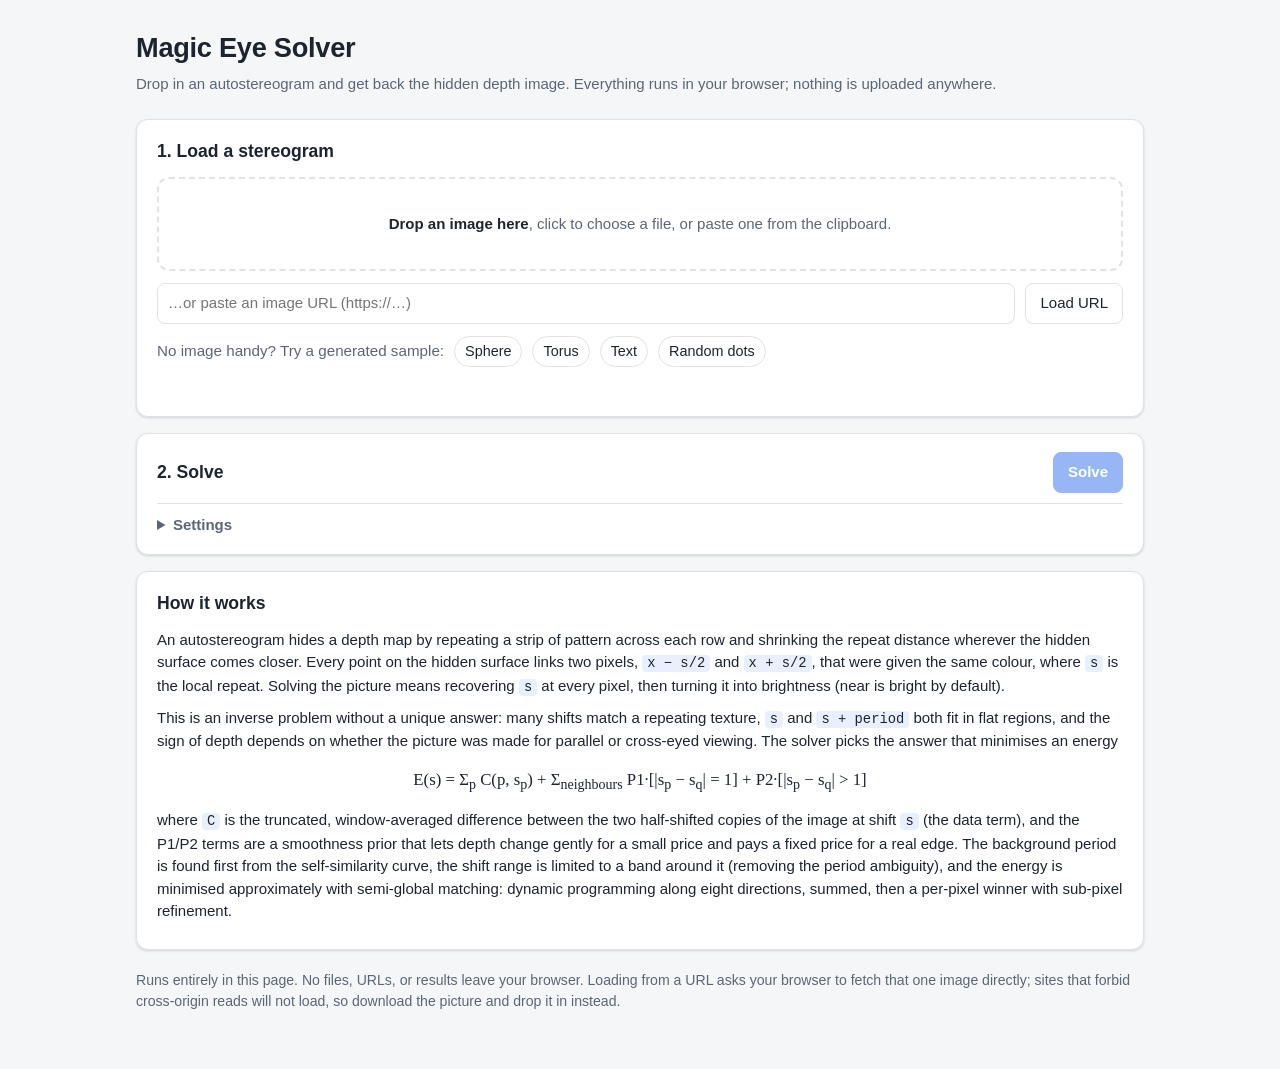
<file: claude-fable-5-1/index.html>
<!DOCTYPE html>
<html lang="en">
<head>
<meta charset="utf-8">
<meta name="viewport" content="width=device-width, initial-scale=1">
<meta http-equiv="Content-Security-Policy" content="default-src 'none'; script-src 'self' file:; style-src 'self' file:; img-src 'self' file: blob: data:; connect-src https: http: data: blob:; worker-src blob:; base-uri 'none'; form-action 'none'">
<meta name="referrer" content="no-referrer">
<title>Magic Eye Solver</title>
<link rel="icon" href="data:image/svg+xml,%3Csvg xmlns=%22http://www.w3.org/2000/svg%22 viewBox=%220 0 32 32%22%3E%3Ccircle cx=%2216%22 cy=%2216%22 r=%2214%22 fill=%22%232f6fed%22/%3E%3Ccircle cx=%2216%22 cy=%2216%22 r=%226%22 fill=%22%23fff%22/%3E%3C/svg%3E">
<link rel="stylesheet" href="style.css">
</head>
<body>
<header class="top">
  <div class="wrap">
    <h1>Magic Eye Solver</h1>
    <p class="tagline">Drop in an autostereogram and get back the hidden depth image. Everything runs in your browser; nothing is uploaded anywhere.</p>
  </div>
</header>

<main class="wrap">
  <section class="card" id="input-card">
    <h2>1. Load a stereogram</h2>
    <div id="dropzone" class="dropzone" tabindex="0" role="button" aria-label="Drop an image here or click to choose a file">
      <div class="dz-inner">
        <strong>Drop an image here</strong>, click to choose a file, or paste one from the clipboard.
        <input type="file" id="file-input" accept="image/*" hidden>
      </div>
    </div>
    <div class="row url-row">
      <label for="url-input" class="sr-only">Image URL</label>
      <input type="url" id="url-input" placeholder="…or paste an image URL (https://…)" spellcheck="false" autocomplete="off">
      <button id="url-load" type="button" class="secondary">Load URL</button>
    </div>
    <div class="row samples">
      <span>No image handy? Try a generated sample:</span>
      <button type="button" class="chip" data-sample="sphere">Sphere</button>
      <button type="button" class="chip" data-sample="torus">Torus</button>
      <button type="button" class="chip" data-sample="text">Text</button>
      <button type="button" class="chip" data-sample="dots">Random dots</button>
    </div>
    <p id="load-status" class="status" role="status" aria-live="polite"></p>
  </section>

  <section class="card" id="settings-card">
    <div class="card-head">
      <h2>2. Solve</h2>
      <div class="actions">
        <button id="solve-btn" type="button" class="primary" disabled>Solve</button>
        <button id="cancel-btn" type="button" class="secondary" hidden>Cancel</button>
      </div>
    </div>
    <div class="progress" id="progress" hidden>
      <div class="bar"><div class="fill" id="progress-fill"></div></div>
      <span id="progress-text"></span>
    </div>

    <details id="advanced">
      <summary>Settings</summary>
      <div class="grid">
        <label>Processing width
          <select id="opt-maxWidth">
            <option value="400">400 px (fastest)</option>
            <option value="640" selected>640 px (default)</option>
            <option value="800">800 px</option>
            <option value="1000">1000 px</option>
            <option value="1200">1200 px (slow)</option>
          </select>
          <small>Wider images are shrunk to this before solving.</small>
        </label>
        <label>Pattern repeat (period)
          <div class="inline">
            <select id="opt-periodMode"><option value="auto" selected>Auto-detect</option><option value="manual">Manual</option></select>
            <input type="number" id="opt-period" min="4" step="0.5" value="" placeholder="px" disabled>
          </div>
          <small>Horizontal repeat of the background, in pixels of the original image. Auto-detect looks between 2.5% and 45% of the processed width; outside that, set it here or click the curve below.</small>
        </label>
        <label>Search range, nearer
          <div class="inline"><input type="range" id="opt-nearFrac" min="5" max="60" value="35"><output for="opt-nearFrac" id="out-nearFrac">35%</output></div>
          <small>How much shorter than the period the repeat may get for near objects.</small>
        </label>
        <label>Search range, farther
          <div class="inline"><input type="range" id="opt-farFrac" min="0" max="50" value="15"><output for="opt-farFrac" id="out-farFrac">15%</output></div>
          <small>How much longer than the period for objects behind the background.</small>
        </label>
        <label>Matching window
          <div class="inline"><input type="range" id="opt-window" min="1" max="10" value="3"><output for="opt-window" id="out-window">5 px</output></div>
          <small>Bigger windows are steadier on smooth patterns; smaller keep finer detail.</small>
        </label>
        <label>Method
          <select id="opt-method">
            <option value="sgm" selected>Quality (semi-global smoothing)</option>
            <option value="wta">Fast (local best match only)</option>
          </select>
          <small>Quality minimises a smoothness energy; Fast is a plain local match.</small>
        </label>
        <label>Smoothing paths
          <select id="opt-paths"><option value="8" selected>8 directions</option><option value="4">4 directions</option></select>
        </label>
        <label>Slope penalty (P1)
          <div class="inline"><input type="range" id="opt-p1" min="0" max="20" step="0.5" value="4"><output for="opt-p1" id="out-p1">4</output></div>
          <small>Cost of a one-step depth change between neighbours.</small>
        </label>
        <label>Edge penalty (P2)
          <div class="inline"><input type="range" id="opt-p2" min="0" max="200" step="1" value="100"><output for="opt-p2" id="out-p2">100</output></div>
          <small>Cost of a depth jump. Raise to remove speckle, lower to keep small details.</small>
        </label>
        <label class="check"><input type="checkbox" id="opt-median" checked> Median filter the result</label>
        <label class="check"><input type="checkbox" id="opt-invert"> Invert depth (cross-eyed stereograms)</label>
        <label class="check"><input type="checkbox" id="opt-stretch" checked> Stretch contrast to the depth actually found</label>
        <label>Display
          <select id="opt-colormap"><option value="gray" selected>Grayscale</option><option value="viridis">Viridis</option><option value="inferno">Inferno</option></select>
        </label>
        <div class="grid-actions"><button type="button" id="reset-btn" class="secondary">Reset to defaults</button></div>
      </div>
    </details>
  </section>

  <section class="card" id="result-card" hidden>
    <div class="card-head">
      <h2>3. Result</h2>
      <div class="actions view-toggle" role="tablist">
        <button type="button" class="tab active" data-view="depth" role="tab" aria-selected="true">Depth</button>
        <button type="button" class="tab" data-view="confidence" role="tab" aria-selected="false">Confidence</button>
        <button type="button" class="tab" data-view="source" role="tab" aria-selected="false">Source</button>
      </div>
    </div>
    <div class="canvas-wrap" id="canvas-wrap">
      <canvas id="view-canvas"></canvas>
    </div>
    <div class="row result-actions">
      <button type="button" id="download-btn" class="primary">Download depth PNG</button>
      <button type="button" id="download-full-btn" class="secondary">Download at original size</button>
      <span id="result-info" class="info"></span>
    </div>
    <div class="period-panel">
      <div class="period-head"><strong>Pattern repeat</strong> <span id="period-info"></span></div>
      <canvas id="period-canvas" height="110" tabindex="0" role="slider" aria-label="Self-similarity versus horizontal shift. Click a notch, or focus and use the arrow keys then Enter, to force that period."></canvas>
      <small>Mean difference between the image and itself shifted right by the given amount, in pixels of the original image. Notches are repeats; the shaded band is the range searched. Click the curve (or focus it and use ← → then Enter) to force a different period.</small>
    </div>
    <p id="quality-note" class="note" hidden></p>
  </section>

  <section class="card method">
    <h2>How it works</h2>
    <p>An autostereogram hides a depth map by repeating a strip of pattern across each row and shrinking the repeat distance wherever the hidden surface comes closer. Every point on the hidden surface links two pixels, <code>x − s/2</code> and <code>x + s/2</code>, that were given the same colour, where <code>s</code> is the local repeat. Solving the picture means recovering <code>s</code> at every pixel, then turning it into brightness (near is bright by default).</p>
    <p>This is an inverse problem without a unique answer: many shifts match a repeating texture, <code>s</code> and <code>s + period</code> both fit in flat regions, and the sign of depth depends on whether the picture was made for parallel or cross-eyed viewing. The solver picks the answer that minimises an energy</p>
    <p class="formula">E(s) = Σ<sub>p</sub> C(p, s<sub>p</sub>) + Σ<sub>neighbours</sub> P1·[|s<sub>p</sub> − s<sub>q</sub>| = 1] + P2·[|s<sub>p</sub> − s<sub>q</sub>| &gt; 1]</p>
    <p>where <code>C</code> is the truncated, window-averaged difference between the two half-shifted copies of the image at shift <code>s</code> (the data term), and the P1/P2 terms are a smoothness prior that lets depth change gently for a small price and pays a fixed price for a real edge. The background period is found first from the self-similarity curve, the shift range is limited to a band around it (removing the period ambiguity), and the energy is minimised approximately with semi-global matching: dynamic programming along eight directions, summed, then a per-pixel winner with sub-pixel refinement.</p>
  </section>
</main>

<footer class="wrap foot">
  <p>Runs entirely in this page. No files, URLs, or results leave your browser. Loading from a URL asks your browser to fetch that one image directly; sites that forbid cross-origin reads will not load, so download the picture and drop it in instead.</p>
</footer>

<script src="solver.js"></script>
<script src="stereogram.js"></script>
<script src="app.js"></script>
</body>
</html>
</file>
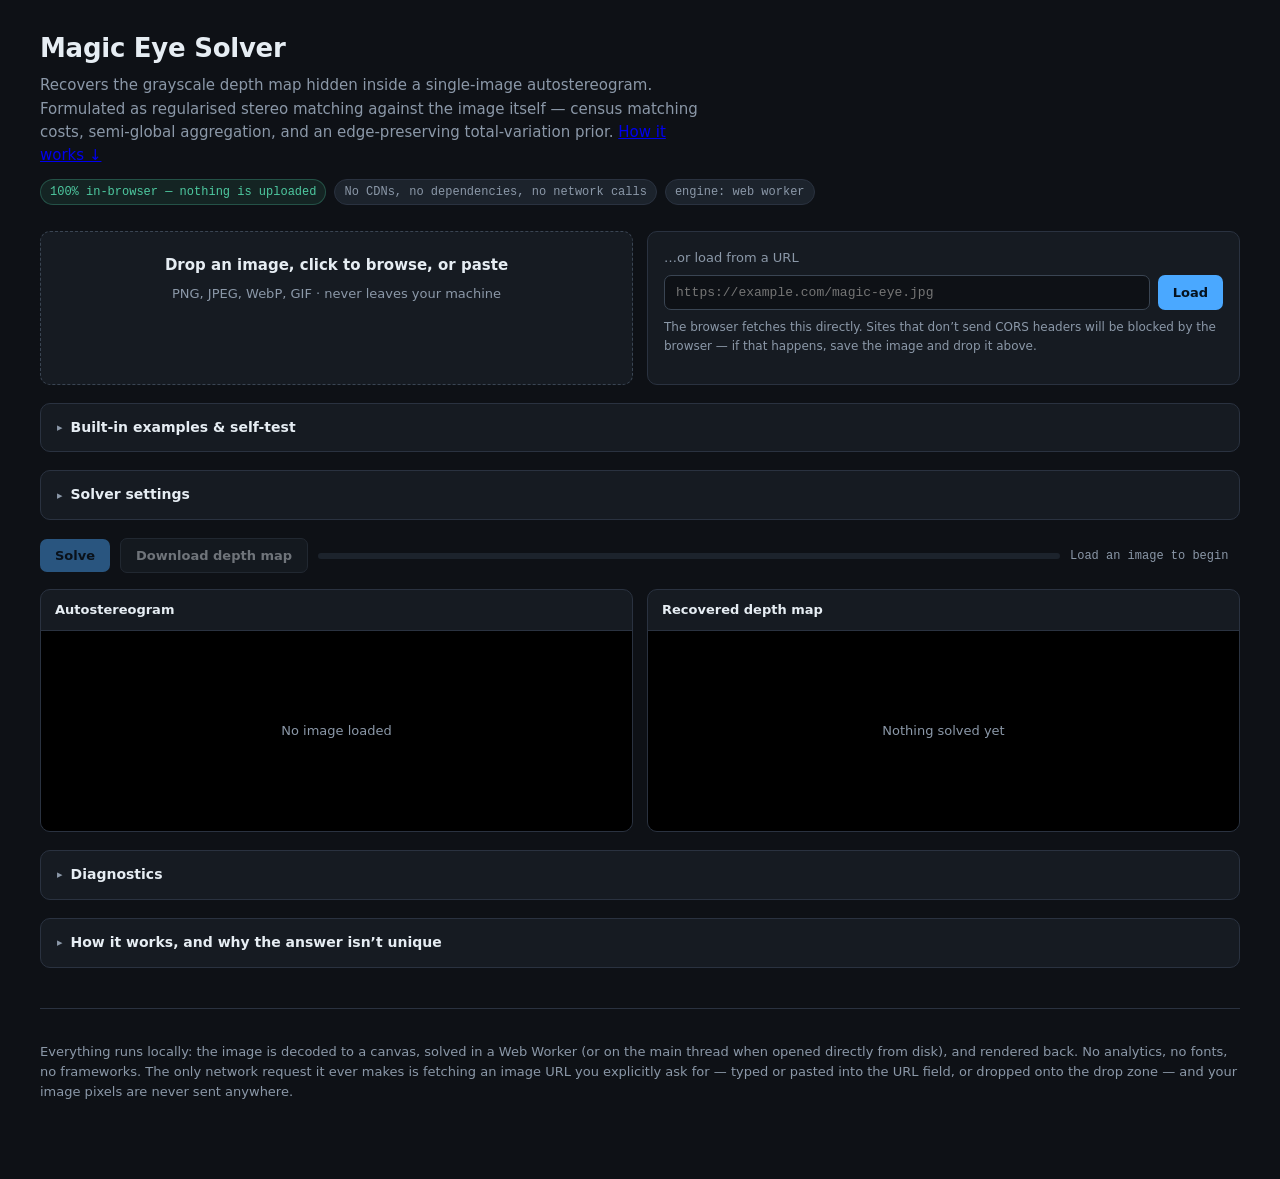
<file: claude-opus-5/index.html>
<!doctype html>
<html lang="en">
<head>
<meta charset="utf-8">
<meta name="viewport" content="width=device-width, initial-scale=1">
<title>Magic Eye Solver — recover the depth map from an autostereogram</title>
<meta name="description" content="Recovers the hidden grayscale depth map from a Magic Eye autostereogram. Runs entirely in your browser.">
<link rel="stylesheet" href="styles.css">
</head>
<body>
<div class="wrap">

<header>
  <h1>Magic Eye Solver</h1>
  <p class="sub">
    Recovers the grayscale depth map hidden inside a single-image autostereogram.
    Formulated as regularised stereo matching against the image itself — census
    matching costs, semi-global aggregation, and an edge-preserving
    total-variation prior. <a href="#how">How it works ↓</a>
  </p>
  <div class="badges">
    <span class="badge">100% in-browser — nothing is uploaded</span>
    <span class="badge neutral">No CDNs, no dependencies, no network calls</span>
    <span class="badge neutral" id="engineBadge">engine: —</span>
  </div>
</header>

<div class="io">
  <div class="drop" id="drop" tabindex="0" role="button"
       aria-label="Choose an image file, or drag one here, or paste from the clipboard">
    <strong>Drop an image, click to browse, or paste</strong>
    <span>PNG, JPEG, WebP, GIF · never leaves your machine</span>
    <input type="file" id="file" accept="image/*" class="sr">
  </div>

  <div class="urlbox">
    <label for="url">…or load from a URL</label>
    <div class="urlrow">
      <input type="url" id="url" placeholder="https://example.com/magic-eye.jpg"
             spellcheck="false" autocomplete="off">
      <button id="loadUrl">Load</button>
    </div>
    <p class="hint">
      The browser fetches this directly. Sites that don’t send CORS headers will
      be blocked by the browser — if that happens, save the image and drop it above.
    </p>
  </div>
</div>

<details class="panel">
  <summary>Built-in examples &amp; self-test</summary>
  <div class="panel-body">
    <div class="grid">
      <div class="ctl">
        <label for="scene">Example scene</label>
        <select id="scene"></select>
        <p class="note">Generated in-page with the canonical SIRDS algorithm
          (Thimbleby/Inglis/Witten 1994), so the true depth map is known exactly.</p>
      </div>
      <div class="ctl">
        <label for="genE">Eye separation E <span class="v" id="genEv">160 px</span></label>
        <input type="range" id="genE" min="80" max="280" step="4" value="160">
        <p class="note">Far-plane period is E/2 — the disparity upper bound.</p>
      </div>
      <div class="ctl">
        <label for="genMu">Depth of field µ <span class="v" id="genMuv">0.33</span></label>
        <input type="range" id="genMu" min="0.1" max="0.6" step="0.01" value="0.333">
      </div>
      <div class="ctl">
        <label>Actions</label>
        <div class="row">
          <button id="genBtn" class="ghost">Generate</button>
          <button id="selfTest">Run self-test</button>
        </div>
        <p class="note">Self-test encodes a known depth map, solves it, and scores
          the result against ground truth.</p>
      </div>
    </div>
    <div class="checks">
      <label><input type="checkbox" id="genColour" checked> Colour carrier (vs. black &amp; white dots)</label>
    </div>
    <div id="testResult"></div>
  </div>
</details>

<details class="panel" id="advPanel">
  <summary>Solver settings</summary>
  <div class="panel-body">
    <div class="grid">
      <div class="ctl">
        <label for="quality">Quality</label>
        <select id="quality">
          <option value="fast">Fast — 120k px, 4 paths</option>
          <option value="balanced" selected>Balanced — 260k px, 4 paths</option>
          <option value="best">Best — 450k px, 8 paths</option>
        </select>
        <p class="note">Working resolution and number of aggregation paths.</p>
      </div>

      <div class="ctl">
        <label for="periodMode">Carrier period T</label>
        <select id="periodMode">
          <option value="auto" selected>Automatic</option>
          <option value="manual">Manual</option>
        </select>
        <div class="row" style="margin-top:8px">
          <input type="number" id="periodVal" min="8" max="600" step="1" value="0" disabled>
          <span class="note" style="margin:0">px</span>
        </div>
        <p class="note">T is the far-plane separation (E/2) and the disparity
          upper bound. If the result looks like noise, set this by hand.</p>
      </div>

      <div class="ctl">
        <label for="smooth">Smoothness λ (P2) <span class="v" id="smoothv">26</span></label>
        <input type="range" id="smooth" min="6" max="70" step="2" value="26">
        <p class="note">Weight of the total-variation prior. Higher = cleaner
          surfaces, softer silhouettes.</p>
      </div>

      <div class="ctl">
        <label for="vweight">Vertical prior weight <span class="v" id="vweightv">2.0</span></label>
        <input type="range" id="vweight" min="1" max="4" step="0.5" value="2">
        <p class="note">Scan lines are generated independently, so vertical
          evidence is cleaner than horizontal. This is the biggest quality lever.</p>
      </div>

      <div class="ctl">
        <label for="uniq">Uniqueness threshold <span class="v" id="uniqv">0.01</span></label>
        <input type="range" id="uniq" min="0" max="0.3" step="0.005" value="0.01">
        <p class="note">Rejects a pixel when the winning match's margin is a small
          fraction of that pixel's own cost spread — i.e. aliased, echoed, or
          untextured. Rejected pixels are inpainted. Raising this trades
          coverage for caution; it usually makes results worse, not better.</p>
      </div>

      <div class="ctl">
        <label for="mu">Depth linearisation µ <span class="v" id="muv">0.33</span></label>
        <input type="range" id="mu" min="0.1" max="0.6" step="0.01" value="0.333">
        <p class="note">Inverts s(Z) = (1−µZ)E/(2−µZ). Corrects the generator’s
          non-linearity, which otherwise bows flat surfaces.</p>
      </div>

      <div class="ctl">
        <label for="align">Alignment <span class="v" id="alignv">centred</span></label>
        <input type="range" id="align" min="-0.5" max="0.5" step="0.05" value="0">
        <p class="note">A match at p ties pixels p±d/2. Symmetric generators mean
          depth at p (centred); asymmetric left-to-right ones mean depth at p+d/2
          (set +0.5). Unknowable from the image — nudge if the result looks shifted.</p>
      </div>

      <div class="ctl">
        <label for="searchLo">Search range <span class="v" id="searchv">0.60 – 1.10 × T</span></label>
        <input type="range" id="searchLo" min="0.35" max="0.9" step="0.05" value="0.6">
        <p class="note">Physically d/T ∈ [2(1−µ)/(2−µ), 1]. Widen only if depth
          looks clipped; wider costs memory and loses more border.</p>
      </div>
    </div>

    <div class="checks">
      <label><input type="checkbox" id="linearise" checked> Linearise depth (invert s(Z))</label>
      <label><input type="checkbox" id="invert"> Invert (near = dark)</label>
      <label><input type="checkbox" id="crop"> Crop to informative area <span class="note" style="margin:0">(hides the extrapolated border)</span></label>
      <label><input type="checkbox" id="autoSolve" checked> Re-solve automatically when settings change</label>
    </div>
    <div class="checks">
      <button id="resetBtn" class="ghost">Reset to defaults</button>
    </div>
  </div>
</details>

<div class="actions">
  <button id="solveBtn" disabled>Solve</button>
  <button id="downloadBtn" class="ghost" disabled>Download depth map</button>
  <div class="prog"><i id="progBar"></i></div>
  <div class="status" id="status">Load an image to begin</div>
</div>

<div id="messages" aria-live="polite"></div>

<div class="results">
  <figure>
    <figcaption>Autostereogram <em id="srcMeta"></em></figcaption>
    <div class="canvas-hold" id="srcHold"><div class="empty">No image loaded</div></div>
  </figure>
  <figure>
    <figcaption>Recovered depth map <em id="outMeta"></em></figcaption>
    <div class="canvas-hold" id="outHold"><div class="empty">Nothing solved yet</div></div>
  </figure>
</div>

<details class="panel" id="diagPanel" style="margin-top:18px">
  <summary>Diagnostics</summary>
  <div class="panel-body"><dl class="diag" id="diag"></dl></div>
</details>

<details class="panel" id="how" style="margin-top:18px">
  <summary>How it works, and why the answer isn’t unique</summary>
  <div class="panel-body">
    <p style="margin-top:14px">
      An autostereogram is built by taking a depth map <code>Z</code> and, for
      every pixel, forcing two pixels a distance <code>s</code> apart to be the
      same colour, where
      <code>s(Z) = (1−µZ)·E/(2−µZ)</code>. Everything not pinned by a constraint
      is filled at random, and each scan line is done independently. So the
      image doesn’t store intensities that mean anything — it stores
      <em>which pairs of pixels are tied together</em>. Recovering the depth map
      means recovering that disparity field.
    </p>
    <p>
      That inverse is genuinely ill-posed, in four separate ways:
    </p>
    <ul>
      <li><strong>Period aliasing.</strong> If the carrier repeats with period
        <code>T</code>, then <code>d</code>, <code>d±T</code>, <code>d±2T</code>
        all fit the data identically. This is the classic wallpaper problem.</li>
      <li><strong>Echoes.</strong> Constraints compose: if <code>a=b</code> and
        <code>b=c</code> then <code>a=c</code> — a match the generator never
        intended, corresponding to no surface at all. These are
        <em>exactly</em> consistent, so no better matching can remove them.</li>
      <li><strong>Untextured carrier.</strong> Where the pattern is locally flat,
        many disparities match equally well.</li>
      <li><strong>Half-occlusion.</strong> Hidden-surface removal deletes some
        constraints entirely, leaving pixels with no valid partner.</li>
    </ul>
    <p>
      So there is no single right answer, and the question becomes which
      functional to minimise. This solver takes the MAP estimate,
      <code>E(d) = Σ D(d) + λ Σ V(d, d′)</code>, with a census-transform data
      term <code>D</code> (invariant to shading, robust to JPEG, computed across
      all three colour channels) and a <strong>truncated-linear / total-variation
      prior</strong> <code>V</code>. The prior choice is what actually decides
      the answer: a quadratic penalty — the usual default — would round off the
      object silhouette, which is the entire signal. TV permits one sharp jump
      as cheaply as many small ones, so it prefers piecewise-smooth depth with
      crisp edges. Minimisation is by semi-global matching over 4 or 8 paths.
    </p>
    <p>
      One detail specific to this problem is worth the emphasis: because scan
      lines are generated independently, matching noise is independent per row
      while the true depth is strongly correlated vertically. Weighting the
      vertical prior above the horizontal one is therefore a large, free win.
    </p>
    <p>
      Depth is finally recovered metrically by inverting the separation
      function, <code>Z = (E−2s)/(µ(E−s))</code>, with <code>E</code>
      self-calibrated from the solution (the far plane is the largest
      separation). Absolute scale is still a gauge freedom: if the scene never
      reaches the near or far plane, no method can know where those planes were.
    </p>
    <p style="color:var(--muted);font-size:13px">
      See <a href="RESEARCH.md">RESEARCH.md</a> for the full derivation, the
      prior-art comparison, and sources.
    </p>
  </div>
</details>

<footer>
  <p>
    Everything runs locally: the image is decoded to a canvas, solved in a Web
    Worker (or on the main thread when opened directly from disk), and rendered
    back. No analytics, no fonts, no frameworks. The only network request it
    ever makes is fetching an image URL you explicitly ask for — typed or pasted
    into the URL field, or dropped onto the drop zone — and your image pixels
    are never sent anywhere.
  </p>
</footer>

</div>

<script src="solver.js"></script>
<script src="generator.js"></script>
<script src="app.js"></script>
</body>
</html>
</file>
<file: claude-fable-5-1/style.css>
:root {
  --bg: #f5f6f8;
  --card: #ffffff;
  --text: #1c2430;
  --muted: #5b6675;
  --line: #dfe3e8;
  --accent: #2f6fed;
  --accent-ink: #ffffff;
  --accent-soft: #e8efff;
  --danger: #b42318;
  --ok: #067647;
  --radius: 12px;
  --shadow: 0 1px 2px rgba(16, 24, 40, 0.06), 0 1px 3px rgba(16, 24, 40, 0.1);
  color-scheme: light dark;
}
@media (prefers-color-scheme: dark) {
  :root {
    --bg: #12161c;
    --card: #1a2029;
    --text: #e6eaf0;
    --muted: #9aa5b4;
    --line: #2b3441;
    --accent: #6d9cff;
    --accent-ink: #0b1220;
    --accent-soft: #1f2c46;
    --danger: #ff7b72;
    --ok: #4ade80;
    --shadow: 0 1px 2px rgba(0,0,0,.4);
  }
}
* { box-sizing: border-box; }
[hidden] { display: none !important; }
html, body { margin: 0; }
body {
  font: 15px/1.5 -apple-system, BlinkMacSystemFont, "Segoe UI", Roboto, Helvetica, Arial, sans-serif;
  color: var(--text);
  background: var(--bg);
  padding-block: 0 48px;
}
.wrap { max-width: 1040px; margin: 0 auto; padding: 0 16px; }
.top { padding: 28px 0 8px; }
h1 { font-size: 1.7rem; margin: 0 0 4px; letter-spacing: -0.01em; }
h2 { font-size: 1.1rem; margin: 0 0 12px; }
.tagline { margin: 0; color: var(--muted); }
.card {
  background: var(--card);
  border: 1px solid var(--line);
  border-radius: var(--radius);
  box-shadow: var(--shadow);
  padding: 18px 20px;
  margin-top: 16px;
}
.card-head { display: flex; align-items: center; justify-content: space-between; gap: 12px; flex-wrap: wrap; margin-bottom: 10px; }
.card-head h2 { margin: 0; }
.actions { display: flex; gap: 8px; flex-wrap: wrap; }
button {
  font: inherit;
  border-radius: 8px;
  border: 1px solid var(--line);
  padding: 8px 14px;
  background: var(--card);
  color: var(--text);
  cursor: pointer;
}
button:hover { border-color: var(--accent); }
button:disabled { opacity: .5; cursor: not-allowed; }
button.primary { background: var(--accent); color: var(--accent-ink); border-color: var(--accent); font-weight: 600; }
button.secondary { background: transparent; }
button.chip { padding: 4px 10px; border-radius: 999px; font-size: .9rem; }
button.tab { background: transparent; }
button.tab.active { background: var(--accent-soft); border-color: var(--accent); color: var(--text); }
.dropzone {
  border: 2px dashed var(--line);
  border-radius: var(--radius);
  padding: 34px 16px;
  text-align: center;
  color: var(--muted);
  cursor: pointer;
  transition: border-color .15s, background .15s;
}
.dropzone:hover, .dropzone:focus-visible, .dropzone.over { border-color: var(--accent); background: var(--accent-soft); outline: none; }
.dropzone strong { color: var(--text); }
.row { display: flex; gap: 10px; align-items: center; flex-wrap: wrap; margin-top: 12px; }
.url-row input { flex: 1 1 280px; }
.samples { color: var(--muted); font-size: .95rem; }
input[type="url"], input[type="number"], select {
  font: inherit;
  padding: 8px 10px;
  border-radius: 8px;
  border: 1px solid var(--line);
  background: var(--card);
  color: var(--text);
  min-width: 0;
}
input[type="url"]:focus, input[type="number"]:focus, select:focus { outline: 2px solid var(--accent); outline-offset: 1px; }
.status { margin: 10px 0 0; min-height: 1.4em; color: var(--muted); }
.status.error { color: var(--danger); }
.status.ok { color: var(--ok); }
.progress { display: flex; align-items: center; gap: 12px; margin: 8px 0 12px; color: var(--muted); }
.bar { flex: 1; height: 8px; background: var(--line); border-radius: 999px; overflow: hidden; }
.fill { height: 100%; width: 0; background: var(--accent); transition: width .1s linear; }
details { border-top: 1px solid var(--line); padding-top: 10px; margin-top: 4px; }
summary { cursor: pointer; font-weight: 600; color: var(--muted); }
.grid { display: grid; grid-template-columns: repeat(auto-fit, minmax(230px, 1fr)); gap: 14px 22px; margin-top: 14px; }
.grid label { display: flex; flex-direction: column; gap: 4px; font-size: .92rem; font-weight: 600; }
.grid label small { font-weight: 400; color: var(--muted); }
.grid label.check { flex-direction: row; align-items: center; gap: 8px; align-self: end; }
.inline { display: flex; gap: 10px; align-items: center; }
.inline input[type="range"] { flex: 1; }
.inline output { min-width: 48px; font-variant-numeric: tabular-nums; font-weight: 400; }
.inline input[type="number"] { width: 100px; }
.grid-actions { grid-column: 1 / -1; }
.canvas-wrap { background: repeating-conic-gradient(var(--line) 0 25%, transparent 0 50%) 0 0 / 20px 20px; border-radius: 8px; border: 1px solid var(--line); overflow: auto; text-align: center; }
.canvas-wrap canvas { max-width: 100%; height: auto; display: block; margin: 0 auto; image-rendering: auto; }
.result-actions .info { color: var(--muted); font-size: .92rem; flex: 1 1 260px; }
.period-panel { margin-top: 16px; border-top: 1px solid var(--line); padding-top: 12px; }
.period-head { display: flex; gap: 10px; align-items: baseline; flex-wrap: wrap; margin-bottom: 6px; }
.period-head span { color: var(--muted); font-size: .92rem; }
#period-canvas { width: 100%; height: 110px; display: block; border-radius: 6px; border: 1px solid var(--line); cursor: crosshair; }
.period-panel small { color: var(--muted); display: block; margin-top: 6px; }
.note { margin: 12px 0 0; padding: 10px 12px; border-radius: 8px; background: var(--accent-soft); color: var(--text); font-size: .93rem; }
.method p { margin: 8px 0; color: var(--text); }
.method code { font-size: .92em; background: var(--accent-soft); padding: 1px 5px; border-radius: 4px; }
.formula { text-align: center; font-family: "Cambria", "Georgia", serif; font-size: 1.05rem; padding: 6px; }
.foot { color: var(--muted); font-size: .88rem; margin-top: 20px; }
.sr-only { position: absolute; width: 1px; height: 1px; overflow: hidden; clip: rect(0 0 0 0); white-space: nowrap; }
@media (max-width: 520px) {
  .card { padding: 14px; }
  h1 { font-size: 1.4rem; }
}
</file>
<file: claude-opus-5/styles.css>
/* Magic Eye Solver — all styles local, no external fonts or assets. */
:root {
  --bg: #0e1116;
  --panel: #161b22;
  --panel-2: #1c232c;
  --line: #2a3240;
  --line-2: #3a4553;
  --text: #e6edf3;
  --muted: #8b98a8;
  --accent: #4aa8ff;
  --accent-dim: #1f4c73;
  --warn: #f0a94c;
  --warn-bg: #2a2114;
  --err: #ff6b6b;
  --err-bg: #2d1618;
  --ok: #4ec9a0;
  --radius: 10px;
  --mono: ui-monospace, SFMono-Regular, "SF Mono", Menlo, Consolas, monospace;
  --sans: system-ui, -apple-system, "Segoe UI", Roboto, Helvetica, Arial, sans-serif;
}
* { box-sizing: border-box; }
html, body { margin: 0; padding: 0; }
body {
  background: var(--bg); color: var(--text);
  font: 15px/1.55 var(--sans);
  -webkit-font-smoothing: antialiased;
}
.wrap { max-width: 1240px; margin: 0 auto; padding: 28px 20px 64px; }

/* ---- header ---- */
header { margin-bottom: 26px; }
h1 { font-size: 26px; margin: 0 0 6px; letter-spacing: -0.01em; }
.sub { color: var(--muted); max-width: 70ch; margin: 0 0 12px; }
.badges { display: flex; gap: 8px; flex-wrap: wrap; }
.badge {
  font: 12px/1 var(--mono); color: var(--ok);
  background: rgba(78,201,160,.1); border: 1px solid rgba(78,201,160,.28);
  padding: 6px 9px; border-radius: 999px;
}
.badge.neutral { color: var(--muted); background: var(--panel-2); border-color: var(--line); }

/* ---- input ---- */
.io { display: grid; grid-template-columns: 1fr 1fr; gap: 14px; margin-bottom: 18px; }
@media (max-width: 860px) { .io { grid-template-columns: 1fr; } }

.drop {
  border: 1.5px dashed var(--line-2); border-radius: var(--radius);
  background: var(--panel); padding: 22px; text-align: center; cursor: pointer;
  transition: border-color .15s, background .15s;
}
.drop:hover, .drop:focus-visible { border-color: var(--accent); background: var(--panel-2); outline: none; }
.drop.over { border-color: var(--accent); background: var(--accent-dim); }
.drop strong { display: block; margin-bottom: 4px; }
.drop span { color: var(--muted); font-size: 13px; }

.urlbox { background: var(--panel); border: 1px solid var(--line); border-radius: var(--radius); padding: 16px; }
.urlbox label { display: block; font-size: 13px; color: var(--muted); margin-bottom: 7px; }
.urlrow { display: flex; gap: 8px; }
input[type=url], input[type=text], input[type=number] {
  flex: 1; min-width: 0; background: var(--bg); color: var(--text);
  border: 1px solid var(--line-2); border-radius: 7px; padding: 9px 11px;
  font: 13px var(--mono);
}
input:focus { outline: 2px solid var(--accent); outline-offset: -1px; border-color: var(--accent); }
.hint { font-size: 12px; color: var(--muted); margin-top: 8px; }

button {
  background: var(--accent); color: #05121f; border: 0; border-radius: 7px;
  padding: 9px 15px; font: 600 13px var(--sans); cursor: pointer; white-space: nowrap;
}
button:hover { filter: brightness(1.1); }
button:active { transform: translateY(1px); }
button:disabled { opacity: .45; cursor: not-allowed; transform: none; filter: none; }
button.ghost { background: var(--panel-2); color: var(--text); border: 1px solid var(--line-2); }
button.ghost:hover { border-color: var(--accent); filter: none; }

/* ---- controls ---- */
details.panel {
  background: var(--panel); border: 1px solid var(--line);
  border-radius: var(--radius); margin-bottom: 18px;
}
details.panel > summary {
  padding: 13px 16px; cursor: pointer; font-weight: 600; font-size: 14px;
  list-style: none; display: flex; align-items: center; gap: 8px;
}
details.panel > summary::-webkit-details-marker { display: none; }
details.panel > summary::before { content: "▸"; color: var(--muted); font-size: 11px; }
details.panel[open] > summary::before { content: "▾"; }
.panel-body { padding: 4px 16px 18px; border-top: 1px solid var(--line); margin-top: 0; }

.grid { display: grid; grid-template-columns: repeat(auto-fit, minmax(210px, 1fr)); gap: 16px 20px; padding-top: 16px; }
.ctl label { display: block; font-size: 12px; color: var(--muted); margin-bottom: 6px; }
.ctl label .v { color: var(--text); font-family: var(--mono); }
.ctl select, .ctl input[type=range] { width: 100%; }
.ctl select {
  background: var(--bg); color: var(--text); border: 1px solid var(--line-2);
  border-radius: 7px; padding: 8px 10px; font: 13px var(--sans);
}
.ctl input[type=range] { accent-color: var(--accent); }
.ctl .row { display: flex; gap: 8px; align-items: center; }
.ctl .note { font-size: 11px; color: var(--muted); margin-top: 5px; line-height: 1.4; }
.checks { display: flex; flex-wrap: wrap; gap: 14px 22px; padding-top: 16px; }
.checks label { display: flex; align-items: center; gap: 7px; font-size: 13px; cursor: pointer; }
.checks input { accent-color: var(--accent); width: 15px; height: 15px; }

/* ---- action bar ---- */
.actions { display: flex; gap: 10px; align-items: center; flex-wrap: wrap; margin-bottom: 16px; }
.prog { flex: 1; min-width: 180px; height: 6px; background: var(--panel-2); border-radius: 999px; overflow: hidden; }
.prog i { display: block; height: 100%; width: 0; background: var(--accent); transition: width .12s linear; }
.status { font: 12px var(--mono); color: var(--muted); min-width: 170px; }

/* ---- results ---- */
.results { display: grid; grid-template-columns: 1fr 1fr; gap: 14px; }
@media (max-width: 860px) { .results { grid-template-columns: 1fr; } }
figure { margin: 0; background: var(--panel); border: 1px solid var(--line); border-radius: var(--radius); overflow: hidden; }
figcaption {
  padding: 10px 14px; font-size: 13px; font-weight: 600;
  border-bottom: 1px solid var(--line); display: flex; justify-content: space-between; gap: 10px;
}
figcaption em { font-style: normal; font-weight: 400; color: var(--muted); font-family: var(--mono); font-size: 11px; }
.canvas-hold { background: #000; display: flex; align-items: center; justify-content: center; min-height: 200px; }
canvas { display: block; max-width: 100%; height: auto; }
.empty { color: var(--muted); font-size: 13px; padding: 60px 20px; text-align: center; }

/* ---- messages / diagnostics ---- */
.msg { border-radius: var(--radius); padding: 12px 14px; font-size: 13px; margin-bottom: 12px; line-height: 1.5; }
.msg.warn { background: var(--warn-bg); border: 1px solid rgba(240,169,76,.35); color: var(--warn); }
.msg.err  { background: var(--err-bg);  border: 1px solid rgba(255,107,107,.35); color: var(--err); }
.msg ul { margin: 6px 0 0; padding-left: 20px; }

dl.diag { display: grid; grid-template-columns: repeat(auto-fit, minmax(150px, 1fr)); gap: 12px 18px; margin: 0; padding-top: 16px; }
dl.diag > div { background: var(--panel-2); border: 1px solid var(--line); border-radius: 8px; padding: 10px 12px; }
dl.diag dt { font-size: 11px; color: var(--muted); text-transform: uppercase; letter-spacing: .04em; }
dl.diag dd { margin: 4px 0 0; font: 15px var(--mono); }

footer { margin-top: 40px; padding-top: 20px; border-top: 1px solid var(--line); color: var(--muted); font-size: 13px; }
footer a { color: var(--accent); }
.sr { position: absolute; width: 1px; height: 1px; overflow: hidden; clip: rect(0 0 0 0); white-space: nowrap; }
</file>
